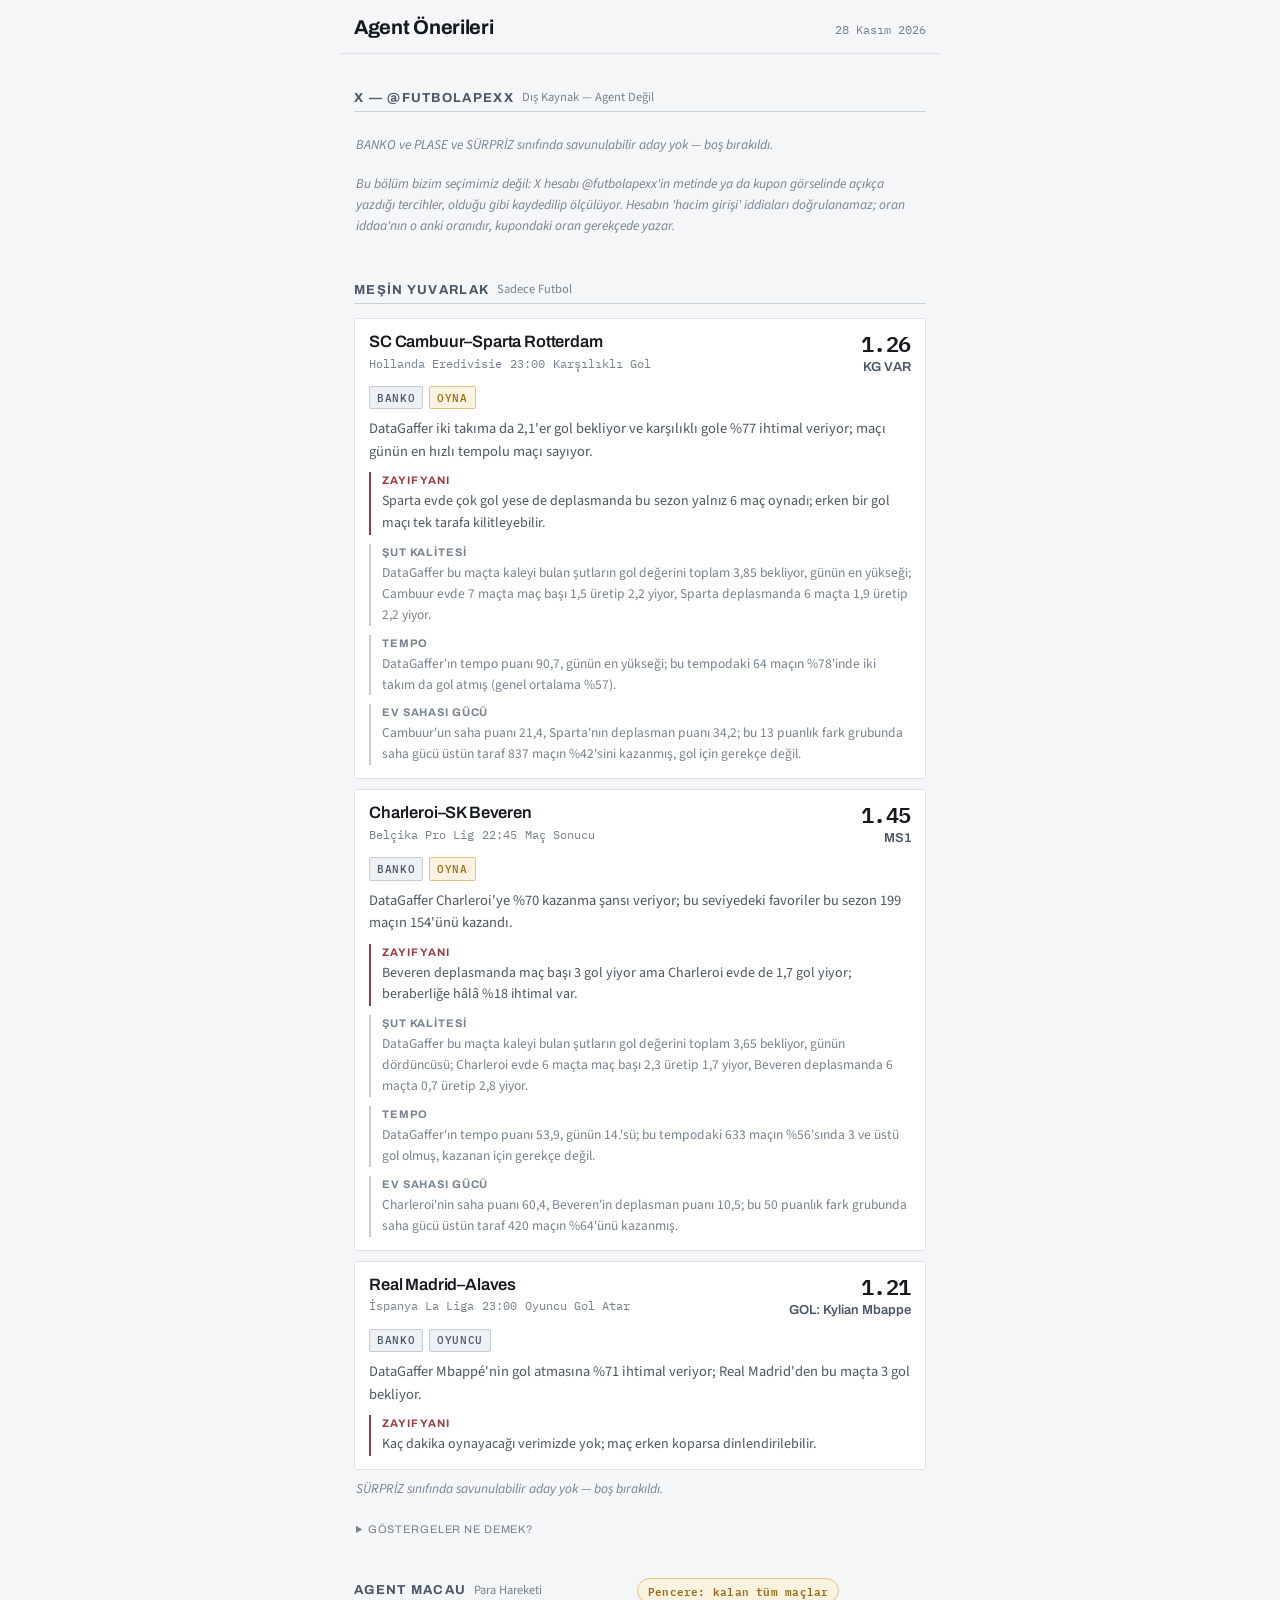
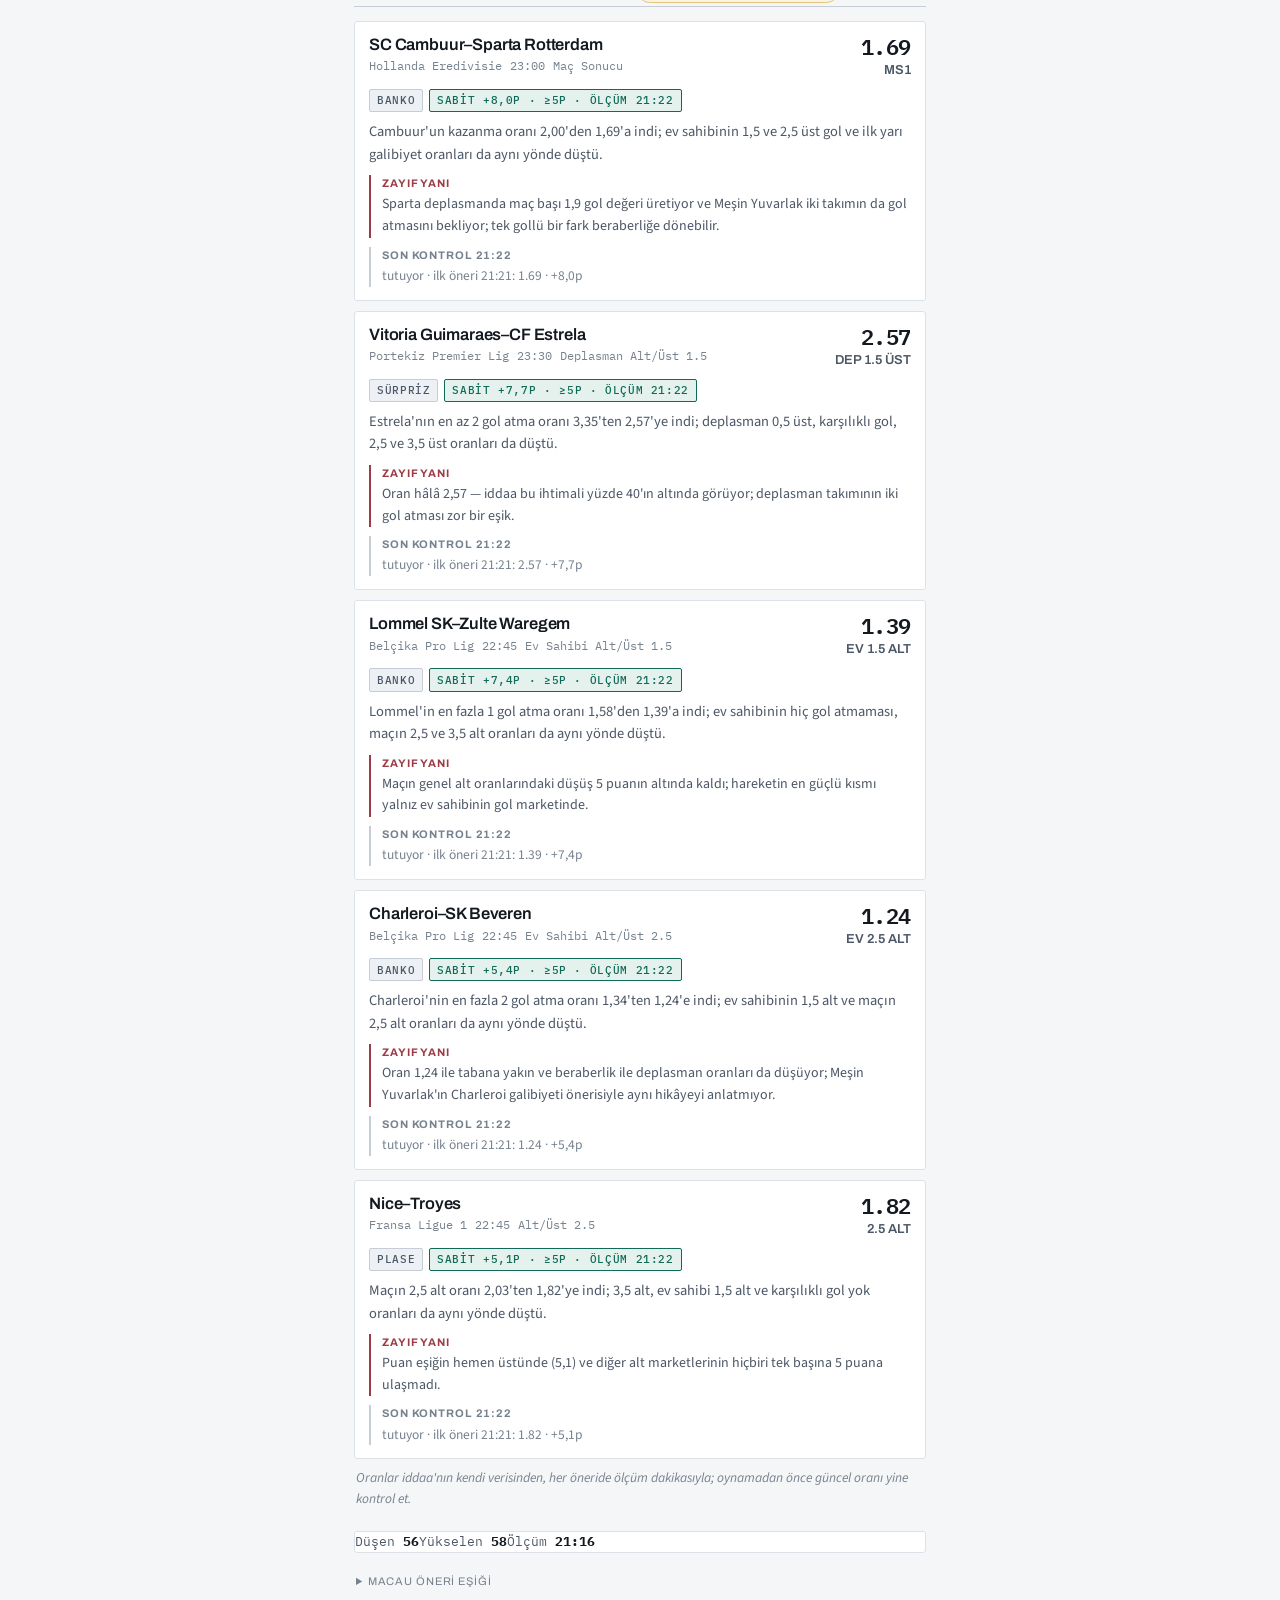
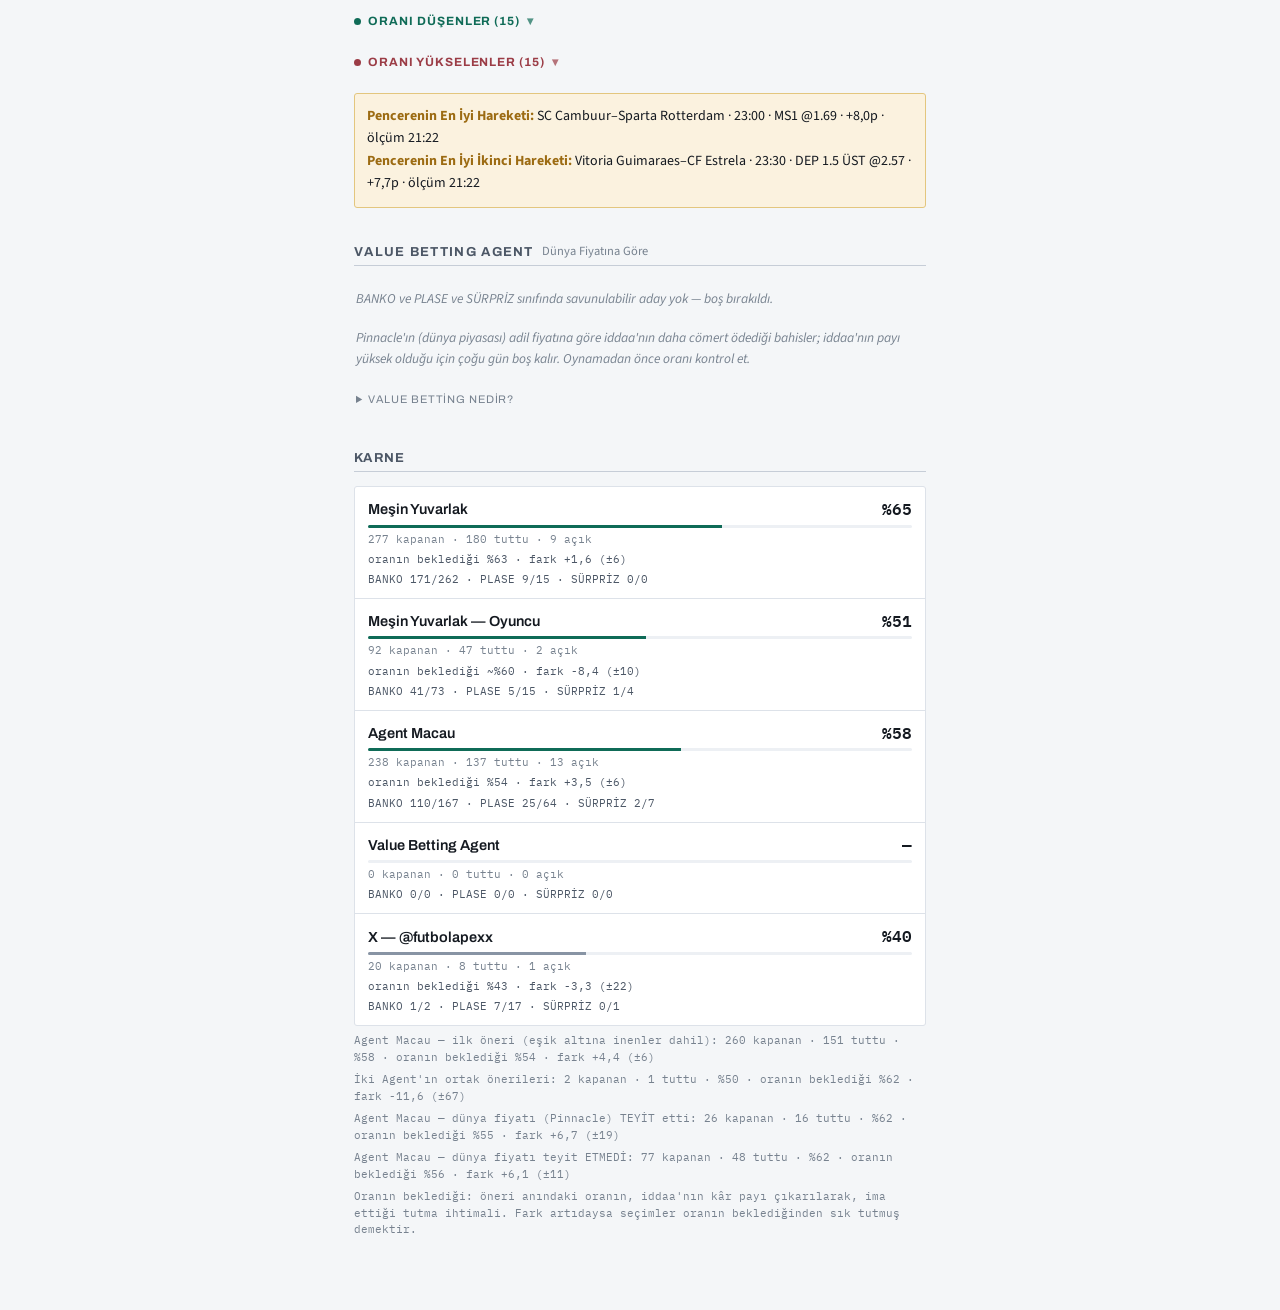
<file: agent-onerileri/index.html>
<!doctype html>
<html lang="tr">
<head>
<meta charset="utf-8">
<meta name="viewport" content="width=device-width,initial-scale=1">
<meta name="apple-mobile-web-app-capable" content="yes">
<title>Agent Önerileri</title>
<link rel="preconnect" href="https://fonts.gstatic.com" crossorigin>
<link rel="stylesheet" href="https://fonts.googleapis.com/css2?family=Archivo:wght@500;600;700&family=Source+Sans+3:ital,wght@0,400;0,600;1,400&family=IBM+Plex+Mono:wght@400;500;600&display=swap">
<style>
:root{
  --ground:#F4F6F8; --surface:#FFFFFF; --surface-2:#EDF0F4;
  --ink:#141920; --ink-2:#4C5766; --ink-3:#77828F;
  --line:#DDE2E9; --line-strong:#C6CDD7;
  --kasa:#9C6B12; --kasa-bg:#FBF2DF; --kasa-line:#E3C67E;
  --dus:#0F6B57; --dus-bg:#E4F1ED;
  --yuk:#9B3C46; --yuk-bg:#F7E7E8;
  --iyi:#0F6B57; --uyari:#9C6B12; --kritik:#9B3C46;
  --bar:#8894A4;
  --shadow:0 1px 2px rgba(20,25,32,.06), 0 6px 16px -10px rgba(20,25,32,.18);
  --mono:"IBM Plex Mono",ui-monospace,SFMono-Regular,Menlo,monospace;
  --disp:"Archivo","Helvetica Neue",Arial,sans-serif;
  --body:"Source Sans 3",system-ui,-apple-system,Segoe UI,sans-serif;
}
@media (prefers-color-scheme: dark){
  :root:not([data-theme="light"]){
    --ground:#101318; --surface:#171B21; --surface-2:#1E232B;
    --ink:#E9ECF1; --ink-2:#A7B0BC; --ink-3:#79838F;
    --line:#252B34; --line-strong:#333B46;
    --kasa:#E3AC4A; --kasa-bg:#2A2314; --kasa-line:#6B5423;
    --dus:#4FBFA0; --dus-bg:#14261F;
    --yuk:#DE8A93; --yuk-bg:#2A181A;
    --iyi:#4FBFA0; --uyari:#E3AC4A; --kritik:#DE8A93;
    --bar:#4A5563;
    --shadow:0 1px 2px rgba(0,0,0,.4), 0 8px 20px -12px rgba(0,0,0,.6);
  }
}
:root[data-theme="dark"]{
  --ground:#101318; --surface:#171B21; --surface-2:#1E232B;
  --ink:#E9ECF1; --ink-2:#A7B0BC; --ink-3:#79838F;
  --line:#252B34; --line-strong:#333B46;
  --kasa:#E3AC4A; --kasa-bg:#2A2314; --kasa-line:#6B5423;
  --dus:#4FBFA0; --dus-bg:#14261F;
  --yuk:#DE8A93; --yuk-bg:#2A181A;
  --iyi:#4FBFA0; --uyari:#E3AC4A; --kritik:#DE8A93;
  --bar:#4A5563;
  --shadow:0 1px 2px rgba(0,0,0,.4), 0 8px 20px -12px rgba(0,0,0,.6);
}
*{box-sizing:border-box}
body{margin:0;background:var(--ground);color:var(--ink);
  font-family:var(--body);font-size:15.5px;line-height:1.55;
  -webkit-font-smoothing:antialiased}
.wrap{max-width:600px;margin:0 auto;padding:0 14px 72px}

/* ---- ust bar ---- */
.top{position:sticky;top:0;z-index:20;background:var(--ground);
  border-bottom:1px solid var(--line);margin:0 -14px;padding:12px 14px 10px;
  display:flex;align-items:baseline;justify-content:space-between;gap:12px}
.top h1{font-family:var(--disp);font-size:20px;font-weight:700;letter-spacing:-.015em;margin:0}
.top .tarih{font-family:var(--mono);font-size:12px;color:var(--ink-3);white-space:nowrap}

/* ---- bolum basliklari ---- */
h2{font-family:var(--disp);font-size:13px;font-weight:700;letter-spacing:.1em;
  text-transform:uppercase;color:var(--ink-2);
  margin:34px 0 3px;display:flex;align-items:center;gap:8px;text-wrap:balance}
h2 .sub{font-family:var(--body);font-size:12.5px;font-weight:400;letter-spacing:0;
  text-transform:none;color:var(--ink-3)}
.rule{height:1px;background:var(--line-strong);margin-bottom:14px}
/* Pencere rozeti — Agent Macau başlığının ortasında (Engin, 20 Eyl 2026) */
h2 .pencere{margin:0 auto;font-family:var(--mono);font-size:11px;font-weight:600;letter-spacing:.02em;text-transform:none;color:var(--kasa);border:1px solid var(--kasa-line);background:var(--kasa-bg);border-radius:999px;padding:3px 10px;white-space:nowrap}
.hareket-ozet{display:flex;gap:18px;flex-wrap:wrap;margin:12px 0 4px;font-family:var(--mono);font-size:12.5px;color:var(--ink-2)}
.hareket-ozet b{color:var(--ink)} .gosterge{font-size:13px;color:var(--ink-2);margin:4px 0 10px;line-height:1.5}

/* ---- oneri karti ---- */
.kart{background:var(--surface);border:1px solid var(--line);border-radius:3px;
  padding:13px 14px;display:flex;flex-direction:column;gap:9px}
.kartlar{display:flex;flex-direction:column;gap:10px}
.kart-ust{display:flex;justify-content:space-between;align-items:flex-start;gap:12px}
.mac{font-family:var(--disp);font-weight:600;font-size:16.5px;letter-spacing:-.01em;line-height:1.25}
.meta{font-family:var(--mono);font-size:11.5px;color:var(--ink-3);margin-top:2px;
  display:flex;gap:8px;flex-wrap:wrap}
.oran-kutu{text-align:right;flex-shrink:0}
.oran{font-family:var(--mono);font-size:22px;font-weight:600;font-variant-numeric:tabular-nums;
  line-height:1;letter-spacing:-.02em}
.secim{font-family:var(--disp);font-weight:600;font-size:13px;color:var(--ink-2);margin-top:3px}
.rozetler{display:flex;flex-wrap:wrap;gap:6px;align-items:center}
.rozet{font-family:var(--mono);font-size:10.5px;font-weight:500;letter-spacing:.06em;
  text-transform:uppercase;padding:2.5px 7px;border-radius:2px;
  border:1px solid var(--line-strong);color:var(--ink-2);background:var(--surface-2)}
.rozet.karar-oyna{background:var(--kasa-bg);border-color:var(--kasa-line);color:var(--kasa)}
.en-iyi{margin:14px 0 6px;padding:10px 12px;border:1px solid var(--kasa-line);background:var(--kasa-bg);border-radius:3px} .en-iyi-satir{font-size:14px;color:var(--ink);margin:2px 0} .en-iyi-satir b{color:var(--kasa)}
.kart.ortak{border-color:var(--kasa-line);box-shadow:var(--shadow),inset 3px 0 0 var(--kasa)} .rozet.ortak-rozet{background:var(--kasa);border-color:var(--kasa);color:#fff}
.rozet.karar-dikkat{background:transparent;border-color:var(--line-strong);color:var(--ink-2)}
.rozet.kagit{color:var(--ink-3)}
.rozet.puan{background:var(--dus-bg);border-color:var(--dus);color:var(--dus)}
.puanlar{display:flex;gap:16px;font-family:var(--mono);font-size:12px;color:var(--ink-3);
  font-variant-numeric:tabular-nums}
.puanlar b{color:var(--ink);font-weight:600}
.gerekce{font-size:14.5px;color:var(--ink-2);margin:0}
.zayif{font-size:14px;color:var(--ink-2);margin:0;padding-left:11px;
  border-left:2px solid var(--kritik)}
.zayif b{font-family:var(--disp);font-size:11px;letter-spacing:.08em;text-transform:uppercase;
  color:var(--kritik);display:block;margin-bottom:2px;font-weight:700}

.ters{font-size:13.5px;color:var(--ink-3);margin:0;padding-left:11px;border-left:2px solid var(--line-strong)}
.kontrol-geri{border-left-color:var(--kritik);color:var(--ink)} .kontrol-geri b{color:var(--kritik)} .kontrol-iyi b{color:var(--iyi)}
.ters b{font-family:var(--disp);font-size:11px;letter-spacing:.08em;text-transform:uppercase;
  color:var(--ink-3);display:block;margin-bottom:2px;font-weight:700}
.karne-alt.siniflar{color:var(--ink-2)}
.karne-alt.beklenti{color:var(--ink-2)}
.karne-olcum{font-family:var(--mono);font-size:11px;color:var(--ink-3);margin-top:6px;line-height:1.5}
.bos{font-size:13.5px;color:var(--ink-3);font-style:italic;padding:9px 2px}

/* ---- IKI AGENT'IN ORTAK ONERDIGI BAHISLER — vitrin (Engin karari, 17 Eyl 2026 gece) ---- */
.vitrin{margin:30px 0 14px;border:1px solid var(--kasa-line);border-radius:12px;
  background:linear-gradient(180deg,var(--kasa-bg),var(--surface));
  box-shadow:var(--shadow);overflow:hidden}
.vitrin .vbas{display:flex;align-items:center;gap:8px;flex-wrap:wrap;
  padding:12px 14px 10px;border-bottom:1px solid var(--kasa-line)}
.vitrin .vbas b{font-family:var(--disp);font-size:14px;font-weight:700;letter-spacing:.06em;
  text-transform:uppercase;color:var(--kasa)}
.vitrin .vbas .yildiz{font-size:13px;color:var(--kasa)}
.vitrin .vbas .sayi{margin-left:auto;font-family:var(--mono);font-size:10.5px;font-weight:600;
  letter-spacing:.06em;background:var(--kasa);color:#fff;border-radius:999px;padding:2px 8px}
.vitrin .valt{padding:0 14px 4px;font-size:13px;color:var(--ink-2)}
.vitrin .kartlar{padding:12px 14px 14px}
.vitrin .yok{padding:12px 14px 16px;font-size:14px;color:var(--ink-2)}
.vitrin .satirlar{padding:10px 14px 14px;display:flex;flex-direction:column;gap:9px}
.vitrin .osatir{display:flex;flex-direction:column;gap:2px}
.vitrin .osatir b{font-family:var(--disp);font-size:15px;font-weight:700;color:var(--ink);letter-spacing:-.01em}
.vitrin .osatir span{font-family:var(--mono);font-size:11.5px;color:var(--ink-2);letter-spacing:.03em}
.vitrin.bos{background:var(--surface);border-color:var(--line-strong)}
.vitrin.bos .vbas{border-color:var(--line)}
.vitrin.bos .vbas b,.vitrin.bos .vbas .yildiz{color:var(--ink-3)}
.rozet.puan-geri{background:var(--yuk-bg);border-color:var(--yuk);color:var(--yuk)}
.sozluk{margin:6px 0 2px;font-size:13px;color:var(--ink-3)}
.sozluk summary{cursor:pointer;font-family:var(--disp);font-size:11px;letter-spacing:.08em;text-transform:uppercase;color:var(--ink-3);padding:6px 2px}
.sozluk ul{margin:4px 0 0;padding-left:16px;line-height:1.5}
.sozluk b{color:var(--ink-2);font-weight:600}
.uyari-sat{font-size:13.5px;color:var(--ink-2);padding:7px 11px;background:var(--surface-2);
  border-radius:3px;border-left:2px solid var(--uyari)}
.uyarilar{display:flex;flex-direction:column;gap:7px;margin-top:10px}

/* ---- hareket ---- */
.hareket-ozet{display:flex;gap:0;border:1px solid var(--line);border-radius:3px;
  background:var(--surface);overflow:hidden;margin-bottom:14px}
.hareket-ozet div{flex:1;padding:10px 8px;text-align:center;border-right:1px solid var(--line)}
.hareket-ozet div:last-child{border-right:0}
.hareket-ozet .v{font-family:var(--mono);font-size:19px;font-weight:600;font-variant-numeric:tabular-nums}
.hareket-ozet .k{font-size:11px;color:var(--ink-3);letter-spacing:.04em;text-transform:uppercase;
  font-family:var(--disp);font-weight:600}
.tablo-sar{overflow-x:auto;border:1px solid var(--line);border-radius:3px;background:var(--surface)}
table{border-collapse:collapse;width:100%;font-size:13px;min-width:520px}
th{font-family:var(--disp);font-size:10.5px;font-weight:700;letter-spacing:.07em;text-transform:uppercase;
  color:var(--ink-3);text-align:left;padding:8px 9px;border-bottom:1px solid var(--line-strong);
  white-space:nowrap;background:var(--surface-2)}
td{padding:7px 9px;border-bottom:1px solid var(--line);white-space:nowrap;
  font-variant-numeric:tabular-nums}
tr:last-child td{border-bottom:0}
td.num{font-family:var(--mono);font-size:12.5px}
td.num.d{color:var(--dus);font-weight:600} td.num.y{color:var(--yuk);font-weight:600}
td.mc{white-space:normal;min-width:150px;font-weight:600}
.pct{font-family:var(--mono);font-weight:600}
.pct.d{color:var(--dus)}
.pct.y{color:var(--yuk)}
.tbl-acilir>summary{cursor:pointer;list-style:none} .tbl-acilir>summary::-webkit-details-marker{display:none} .tbl-acilir>summary::after{content:" ▾";opacity:.7} .tbl-acilir[open]>summary::after{content:" ▴"}
.tbl-baslik{font-family:var(--disp);font-size:12px;font-weight:700;letter-spacing:.08em;
  text-transform:uppercase;margin:16px 0 7px;display:flex;align-items:center;gap:7px}
.tbl-baslik .dot{width:7px;height:7px;border-radius:50%;display:inline-block}
.tbl-baslik.d .dot{background:var(--dus)} .tbl-baslik.d{color:var(--dus)}
.tbl-baslik.y .dot{background:var(--yuk)} .tbl-baslik.y{color:var(--yuk)}

.net{background:var(--surface);border:1px solid var(--line);border-radius:3px;
  padding:14px;margin-top:16px;display:flex;flex-direction:column;gap:11px}
.net-sat b{font-family:var(--disp);font-size:11px;letter-spacing:.08em;text-transform:uppercase;
  color:var(--ink-3);display:block;margin-bottom:2px;font-weight:700}
.net-sat p{margin:0;font-size:14.5px;color:var(--ink-2)}
.net-sat.vurgu b{color:var(--kasa)}
.net-sat.vurgu p{color:var(--ink);font-weight:600}
.olcum{font-size:13px;color:var(--ink-3);font-style:italic;margin-top:11px;
  padding-left:11px;border-left:2px solid var(--line-strong)}

/* ---- karne ---- */
.karne{display:flex;flex-direction:column;gap:1px;background:var(--line);
  border:1px solid var(--line);border-radius:3px;overflow:hidden}
.karne-sat{background:var(--surface);padding:10px 13px;display:grid;
  grid-template-columns:1fr auto;gap:3px 12px;align-items:center}
.karne-ad{font-family:var(--disp);font-weight:600;font-size:14.5px}
.karne-sag{font-family:var(--mono);font-size:13px;font-variant-numeric:tabular-nums;
  text-align:right;white-space:nowrap}
.karne-sag .isabet{font-size:16px;font-weight:600}
.karne-bar{grid-column:1/-1;height:3px;background:var(--surface-2);border-radius:2px;overflow:hidden}
.karne-bar i{display:block;height:100%;background:var(--bar)}
.karne-bar i.iyi{background:var(--iyi)}
.karne-alt{font-family:var(--mono);font-size:11px;color:var(--ink-3);grid-column:1/-1}

@media (prefers-reduced-motion: no-preference){
  .kart,.karne-sat{transition:border-color .15s ease}
}

</style>

</head>
<body>
<div class="wrap">
  <div class="top">
    <h1>Agent Önerileri</h1>
    <div class="tarih" id="ust-tarih"></div>
  </div>
  <div id="icerik"></div>

</div>

<script type="application/json" id="rapor-data">{}</script>
<script>
/* Üretimde burası bir URL olur; null iken sayfa gömülü veriyi kullanır. */
const KAYNAK = "kasa.json";   // gömülü veri

const E=(t,c,x)=>{const e=document.createElement(t);if(c)e.className=c;
  if(x!==undefined&&x!==null)e.textContent=x;return e;};
/* 🔴 oran BOS gelebilir (Meşin Yuvarlak fiyat bilmez ve bazi turlarda null yaziliyor).
   nf(null) once .toFixed'de patliyor ve TUM sayfa "Rapor yuklenemedi" oluyordu — 8 Eyl 2026'da
   render testi yakaladi. Tek bir eksik alan butun raporu karartmamali. */
const nf=n=>(n===null||n===undefined||isNaN(n))?"—":n.toFixed(2);
const pf=n=>(n>0?"+":"")+n.toFixed(1).replace(".",",")+"%";

function kararSinif(k){return k==="oyna"||k==="kesin oyna"?"karar-oyna":"karar-dikkat";}

function kart(b,kasaMi){
  const k=E("div","kart"+(kasaMi?" kasa":""));
  const ust=E("div","kart-ust");
  const sol=E("div");
  sol.appendChild(E("div","mac",b.mac));
  const m=E("div","meta");
  [b.lig,b.kickoff_trt,b.market].forEach(t=>m.appendChild(E("span",null,t)));
  sol.appendChild(m);
  const sag=E("div","oran-kutu");
  sag.appendChild(E("div","oran",nf(b.oran)));
  sag.appendChild(E("div","secim",b.kisa||b.secim));
  ust.append(sol,sag); k.appendChild(ust);

  const r=E("div","rozetler");
  r.appendChild(E("span","rozet",b.sinif));
  /* Rozet: ilk olcumde SADECE puan; sonraki turlarda ilk oneriye gore hiz etiketi
     ("hızlandı" / "geri çekildi" / "sabit"). Eski "düşen" kelimesi KALKTI (KURALLAR §C5, 17 Eyl 2026 gece). */
  if(b.puan!=null) r.appendChild(E("span","rozet puan"+(b.hiz==="geri çekildi"?" puan-geri":""),
    (b.hiz?b.hiz+" ":"")+"+"+b.puan.toFixed(1).replace(".",",")+"p · "+b.band+(b.olcum?" · ölçüm "+b.olcum:"")));
  if(b.deger!=null) r.appendChild(E("span","rozet puan",   /* 2 Kas 2026: Value Betting Agent */
    "değer +%"+String(b.deger).replace(".",",")+" · Pinnacle %"+String(b.pin_olasilik).replace(".",",")+(b.olcum?" · ölçüm "+b.olcum:"")));
  if(b.karar && b.karar!=="dikkatle oyna") r.appendChild(E("span","rozet "+kararSinif(b.karar),b.karar));   /* 2 Kas 2026 gece: "dikkatle oyna" gösterilmez */
  if(b.tur==="oyuncu") r.appendChild(E("span","rozet","oyuncu"));
  if(b.kaynak_url){const a=E("a","rozet","tweet");a.href=b.kaynak_url;a.target="_blank";a.rel="noopener";r.appendChild(a);}   /* 2 Kas 2026: X dis kaynak */
  k.appendChild(r);

  k.appendChild(E("p","gerekce",b.gerekce));
  if(b.zayif_yani){const z=E("p","zayif");z.appendChild(E("b",null,"Zayıf yanı"));
    z.append(b.zayif_yani);k.appendChild(z);}
  /* Sut kalitesi (xGOT) — yalniz Mesin Yuvarlak takim onerisi, n>=3 (Engin karari, 13 Eyl 2026) */
  if(b.xgot){const x=E("p","ters");x.appendChild(E("b",null,"Şut kalitesi"));
    x.append(b.xgot);k.appendChild(x);}
  /* Tempo ve Ev sahasi gucu — yalniz Mesin Yuvarlak takim onerisi (Engin karari, 14 Eyl 2026) */
  if(b.tempo){const t2=E("p","ters");t2.appendChild(E("b",null,"Tempo"));
    t2.append(b.tempo);k.appendChild(t2);}
  if(b.ev_sahasi){const v=E("p","ters");v.appendChild(E("b",null,"Ev sahası gücü"));
    v.append(b.ev_sahasi);k.appendChild(v);}
  /* Oneri sonrasi oran kontrolu — yalniz Agent Macau, macau_kontrol.py yazar (Engin karari, 17 Eyl 2026, KURALLAR §C4) */
  if(b.kontrol&&b.kontrol.durum){const c=b.kontrol;const kk=E("p","ters kontrol-"+(c.durum==="geri döndü"?"geri":(c.durum==="tutuyor"||c.durum==="hızlandı")?"iyi":"notr"));
    kk.appendChild(E("b",null,"Son kontrol "+c.saat));
    let m=c.durum;
    if(b.ilk&&b.ilk.oran!=null) m+=" · ilk öneri "+(b.ilk.olcum||"")+": "+nf(b.ilk.oran)+(b.ilk.puan!=null?" · +"+Number(b.ilk.puan).toFixed(1).replace(".",",")+"p":"");
    else if(c.oran!=null) m="oran "+nf(c.oran)+(c.puan!=null?" · "+(c.puan>=0?"+":"")+c.puan.toFixed(1).replace(".",",")+"p":"")+" — "+c.durum;
    kk.append(m);k.appendChild(kk);}
  /* Iki bacak ayni macta TERS yondeyse tek cumle (Engin karari, 12 Eyl 2026) */
  if(b.ters_bacak){const t=E("p","ters");t.appendChild(E("b",null,"Diğer bacak"));
    t.append(b.ters_bacak);k.appendChild(t);}
  return k;
}

function baslik(kok,metin,alt,orta){
  const h=E("h2",null,metin);
  if(/^[\x00-\x7F]+$/.test(metin)) h.setAttribute("lang","en");   /* İngilizce ad: Türkçe büyük harf "İ" yapmasın (Value Betting Agent) */
  if(alt)h.appendChild(E("span","sub",alt));
  if(orta)h.appendChild(E("span","pencere",orta));
  kok.appendChild(h); kok.appendChild(E("div","rule"));
}

function bosNot(t){return E("div","bos",t);}

function ciz(d){
  document.getElementById("ust-tarih").textContent=
    new Date(d.tarih+"T00:00:00").toLocaleDateString("tr-TR",
      {day:"numeric",month:"long",year:"numeric"});
  const c=document.getElementById("icerik");

  /* 2 Kas 2026 gece (Engin): "İki Agent'ın Ortak Önerdiği Bahisler" vitrini KALDIRILDI. ortak.py JSON'a yazmaya devam eder, cizilmez. */
  /* --- bacaklar --- */
  /* 2 Kas 2026 gece (Engin): X — @futbolapexx en başta; JSON sırası değişmez */
  [...d.bacaklar.filter(b=>b.kod==="x"),...d.bacaklar.filter(b=>b.kod!=="x")].forEach(bc=>{
    const ALT={futbol:"Sadece Futbol",hareket:"Para Hareketi",deger:"Dünya Fiyatına Göre",x:"Dış Kaynak — Agent Değil"};
    baslik(c,bc.ad,ALT[bc.kod],(bc.kod==="hareket"&&d.pencere)?d.pencere.metin:null);
    const g=E("div","kartlar");
    bc.oneriler.forEach(b=>g.appendChild(kart(b,false)));
    c.appendChild(g);
    if(bc.bos_siniflar.length)
      c.appendChild(bosNot(bc.bos_siniflar.join(" ve ")+
        " sınıfında savunulabilir aday yok — boş bırakıldı."));
    if(bc.kod==="futbol"){
      /* Gosterge sozlugu — SABIT metin, JSON'dan gelmez (Engin, 13 Eyl 2026) */
      const SOZ=[
        ["Tempo","DataGaffer'ın maç hızı puanı: iki takımın atak, şut ve pozisyon üretimi. Yüksek tempo, çok gollü maç demek."],
        ["Şut kalitesi (xGOT)","Kaleyi bulan şutların gol değeri. DataGaffer'a göre golün en güçlü göstergesi; toplamı yüksek maçlar çok gollü bitiyor."],
        ["Gol beklentisi (xG)","Pozisyonların kalitesinden hesaplanan beklenen gol sayısı; şutun kaleyi bulup bulmadığına bakmaz."],
        ["Net pozisyon","Gole çok yakın, büyük pozisyon sayısı (DataGaffer 'big chance')."],
        ["İsabetli şut","Kaleyi bulan şut. Bir maçta toplamı yüksekse gol de yüksek geliyor."],
        ["Ev sahası gücü","Takımın kendi sahasında ve deplasmanda ne kadar farklı oynadığı (DataGaffer venue puanı)."],
      ];
      const dt=E("details","sozluk");dt.appendChild(E("summary",null,"Göstergeler ne demek?"));
      const ul=E("ul");SOZ.forEach(([k,v])=>{const li=E("li");li.appendChild(E("b",null,k+": "));li.append(v);ul.appendChild(li);});
      dt.appendChild(ul);c.appendChild(dt);
    }

    if(bc.kod==="x"){ c.appendChild(bosNot("Bu bölüm bizim seçimimiz değil: X hesabı @futbolapexx'in metinde ya da kupon görselinde açıkça yazdığı tercihler, olduğu gibi kaydedilip ölçülüyor. Hesabın 'hacim girişi' iddiaları doğrulanamaz; oran iddaa'nın o anki oranıdır, kupondaki oran gerekçede yazar.")); }
    if(bc.kod==="deger"){ c.appendChild(bosNot("Pinnacle'ın (dünya piyasası) adil fiyatına göre iddaa'nın daha cömert ödediği bahisler; iddaa'nın payı yüksek olduğu için çoğu gün boş kalır. Oynamadan önce oranı kontrol et."));
      /* 2 Kas 2026 gece (Engin): acilir aciklama */
      const VB=["Pinnacle dünyanın en keskin bahis şirketi sayılır: kâr payı düşüktür ve kazanan oyuncuları sınırlamamasıyla bilinir; bu yüzden oranları maçın gerçek ihtimaline en yakın fiyat kabul edilir.", "Agent, Pinnacle'ın oranından kâr payını çıkarıp her seçimin adil ihtimalini bulur, sonra iddaa'nın o anki oranıyla karşılaştırır.", "Hesap: değer = adil ihtimal × iddaa oranı − 1. Örnek: Pinnacle bir tarafa %50 ihtimal veriyorsa adil oran 2,00'dir; iddaa 2,10 veriyorsa değer +%5'tir.", "Öneri şartı: değer en az +%3, oran 1,20–4,00, maç başına tek seçim.", "iddaa'nın kâr payı yaklaşık %14 olduğu için çoğu seçimde Pinnacle'ın adil fiyatının altında öder; aday çıkmayan günler normaldir, eşik indirilmez.", "Bu değer uzun vadeli bir avantaj ölçüsüdür, tek maçın tutacağını göstermez; ne kadar işe yaradığını karnedeki \"oranın beklediği\" sütunu ölçer."];
      const vd=E("details","sozluk");vd.appendChild(E("summary",null,"Value Betting nedir?"));
      const vu=E("ul");VB.forEach(x=>vu.appendChild(E("li",null,x)));vd.appendChild(vu);c.appendChild(vd); }
    if(bc.kod==="hareket"){
      /* Kaynak gecikme notu — SABIT metin (17 Eyl 2026 olculdu: NosyAPI iddaa.com'u 3-7 dk geriden izliyor; KURALLAR §C4) */
      c.appendChild(bosNot("Oranlar iddaa'nın kendi verisinden, her öneride ölçüm dakikasıyla; oynamadan önce güncel oranı yine kontrol et."));
      /* --- ORANI DUSENLER / YUKSELENLER (Engin 7 Eyl 2026: geri kondu) --- */
      const HT=d.hareket_tablo;
      if(HT && (HT.dusenler.length || HT.yukselenler.length)){
        const oz=E("div","hareket-ozet");
        [["Düşen",HT.dusen_toplam],["Yükselen",HT.yukselen_toplam],["Ölçüm",HT.son]].forEach(([k,v])=>{
          if(v==null) return; const s=E("span"); s.append(k+" "); s.appendChild(E("b",null,String(v))); oz.appendChild(s);});
        c.appendChild(oz);
        /* 2 Kas 2026 gece (Engin): eşik açıklaması açılır kutuda */
        if(HT.aciklama||HT.tablo_filtresi){const ed=E("details","sozluk");ed.appendChild(E("summary",null,"Macau Öneri Eşiği"));
          const eu=E("ul");[HT.aciklama,HT.tablo_filtresi].filter(Boolean).forEach(x=>eu.appendChild(E("li",null,x)));ed.appendChild(eu);c.appendChild(ed);}
        [["ORANI DÜŞENLER","d",HT.dusenler],
         ["ORANI YÜKSELENLER","y",HT.yukselenler]].forEach(([ad,cls,L])=>{
          if(!L.length) return;
          /* 2 Kas 2026 gece (Engin): 15'lik listeler açılır */
          const ac=E("details","tbl-acilir");
          const hb=E("summary","tbl-baslik "+cls);
          hb.appendChild(E("span","dot"));
          hb.appendChild(E("span",null," "+ad+" ("+L.length+")"));
          ac.appendChild(hb);
          const s2=E("div","tablo-sar"),t2=E("table");
          const h2=E("thead"),r2=E("tr");
          ["Maç","Saat","Seçim","Açılış → Şimdi","%","Gün zirvesi","Sınıf","Durum"]
            .forEach(x=>r2.appendChild(E("th",null,x)));
          h2.appendChild(r2);t2.appendChild(h2);
          const b2=E("tbody");
          L.forEach(x=>{
            const r=E("tr");
            const z=x.zirve_ayri
              ? ((x.zirve>0?"+":"")+x.zirve.toFixed(1).replace(".",",")+"% @"+x.zirve_saat)
              : "zirve = şimdi";
            r.appendChild(E("td","mc",x.mac));
            r.appendChild(E("td","num",x.kickoff));
            r.appendChild(E("td",null,x.secim));
            r.appendChild(E("td","num",x.acilis+" → "+x.simdi));
            r.appendChild(E("td","num "+cls,pf(x.degisim)));
            r.appendChild(E("td","num",z));
            r.appendChild(E("td",null,x.sinif));
            r.appendChild(E("td",null,x.durum));
            b2.appendChild(r);
          });
          t2.appendChild(b2);s2.appendChild(t2);ac.appendChild(s2);c.appendChild(ac);
        });
      }
      /* Gunun en iyi / ikinci hareketi — NET SATIR, veriden (puan sirasi), yorum altinda kalir (Engin karari, 17 Eyl 2026) */
      const acik=(bc.oneriler||[]).filter(x=>x.puan!=null).slice().sort((x,y)=>y.puan-x.puan);
      if(acik.length){
        const eb=E("div","en-iyi");
        [["Pencerenin En İyi Hareketi",acik[0]],["Pencerenin En İyi İkinci Hareketi",acik[1]]].forEach(([ad,x])=>{
          if(!x) return;
          const s=E("div","en-iyi-satir"); s.appendChild(E("b",null,ad+": "));
          s.append(x.mac+(x.kickoff_trt?" · "+x.kickoff_trt:"")+" · "+(x.kisa||x.secim)+" @"+nf(x.oran)+" · +"+Number(x.puan).toFixed(1).replace(".",",")+"p"+(x.olcum?" · ölçüm "+x.olcum:""));
          eb.appendChild(s);});
        c.appendChild(eb);
      }
      /* 2 Kas 2026 gece (Engin): hareket_yorum (Pencerenin en iyi hareketi / İkincisi anlatısı) KALDIRILDI; tek satırlık en iyi hareket satırları kalır. */
    }
  });

  /* --- DG %100 --- 22 Eki 2026: KALDIRILDI; yalniz eski arsiv dosyalarinda kayit varsa cizilir */
  if(d.datagaffer_100 && !d.datagaffer_100.kaldirildi && (d.datagaffer_100.kayitlar||[]).length){
  baslik(c,"DataGaffer %100");
  const sar=E("div","tablo-sar"),t=E("table");t.style.minWidth="360px";
  const th=E("thead"),tr=E("tr");
  ["Takım","Seçim","%","Örneklem","Ligimizde"].forEach(x=>tr.appendChild(E("th",null,x)));
  th.appendChild(tr);t.appendChild(th);
  const tb=E("tbody");
  d.datagaffer_100.kayitlar.forEach(k=>{
    const r=E("tr");
    /* 🔴 Alan adlari SOZLESMEYE bagli: takim/secim/yuzde(SAYI)/orneklem/bizim_ligimizde(bool).
       8 Eyl 2026'da tur `market/count/ligimizde` yazdi -> sutunlar BOS, yuzde "100%%" cikti.
       Artik scripts/rapor_sema.py render'dan once reddediyor; asagidaki `??` yalnizca
       eski arsiv dosyalarini acabilmek icin. */
    r.appendChild(E("td","mc"+(k.bizim_ligimizde?" bizim":""),k.takim));
    r.appendChild(E("td",null,k.secim ?? k.market));
    r.appendChild(E("td","num",(typeof k.yuzde==="number"? k.yuzde+"%" : String(k.yuzde??"—"))));
    r.appendChild(E("td","num",k.orneklem ?? k.count));
    r.appendChild(E("td",k.bizim_ligimizde?"bizim":null,k.bizim_ligimizde?"evet":"—"));
    tb.appendChild(r);
  });
  t.appendChild(tb);sar.appendChild(t);c.appendChild(sar);
  }

  /* --- karne --- */
  baslik(c,"Karne");
  const kn=E("div","karne");
  d.karne.satirlar.forEach(s=>{
    const r=E("div","karne-sat");
    r.appendChild(E("div","karne-ad",s.ad));
    const sg=E("div","karne-sag");
    sg.appendChild(E("span","isabet",s.isabet===null?"—":"%"+s.isabet.toFixed(0)));
    r.appendChild(sg);
    const bar=E("div","karne-bar"),i=E("i");
    i.style.width=(s.isabet===null?0:s.isabet)+"%";
    if(s.isabet!==null&&s.isabet>=50)i.className="iyi";
    bar.appendChild(i);r.appendChild(bar);
    r.appendChild(E("div","karne-alt",
      s.kapanan+" kapanan · "+s.tuttu+" tuttu · "+s.acik+" açık"));
    if(s.beklenen!=null){            /* 2 Kas 2026: oranın beklediği isabet ve fark */
      const f=(s.fark>0?"+":"")+String(s.fark).replace(".",",");
      r.appendChild(E("div","karne-alt beklenti",
        "oranın beklediği "+(s.beklenti_tahmini?"~":"")+"%"+Math.round(s.beklenen)+" · fark "+f+" (±"+Math.round(s.fark_pay||0)+")"));
    }
    if(s.siniflar){
      const parca=Object.keys(s.siniflar).map(sn=>sn+" "+s.siniflar[sn].tuttu+"/"+s.siniflar[sn].kapanan);
      r.appendChild(E("div","karne-alt siniflar",parca.join("  ·  ")));
    }
    kn.appendChild(r);
  });
  c.appendChild(kn);
  (d.karne.olcum||[]).forEach(s=>{
    const f=s.fark==null?"":" · fark "+(s.fark>0?"+":"")+String(s.fark).replace(".",",")+" (±"+Math.round(s.fark_pay||0)+")";
    c.appendChild(E("div","karne-olcum",
      s.ad+": "+s.kapanan+" kapanan · "+s.tuttu+" tuttu · "+(s.isabet==null?"—":"%"+Math.round(s.isabet))+
      (s.beklenen==null?"":" · oranın beklediği %"+Math.round(s.beklenen))+f));
  });
  if(d.karne.satirlar.some(s=>s.beklenen!=null))
    c.appendChild(E("div","karne-olcum","Oranın beklediği: öneri anındaki oranın, iddaa'nın kâr payı çıkarılarak, ima ettiği tutma ihtimali. Fark artıdaysa seçimler oranın beklediğinden sık tutmuş demektir."));

}

(async()=>{
  let d;
  try{
    d = KAYNAK ? await (await fetch(KAYNAK)).json()
               : JSON.parse(document.getElementById("rapor-data").textContent);
    ciz(d);
  }catch(e){
    document.getElementById("icerik").appendChild(
      E("div","uyari-sat","Rapor yüklenemedi: "+e.message));
  }
})();
</script>

</body>
</html>
</file>
